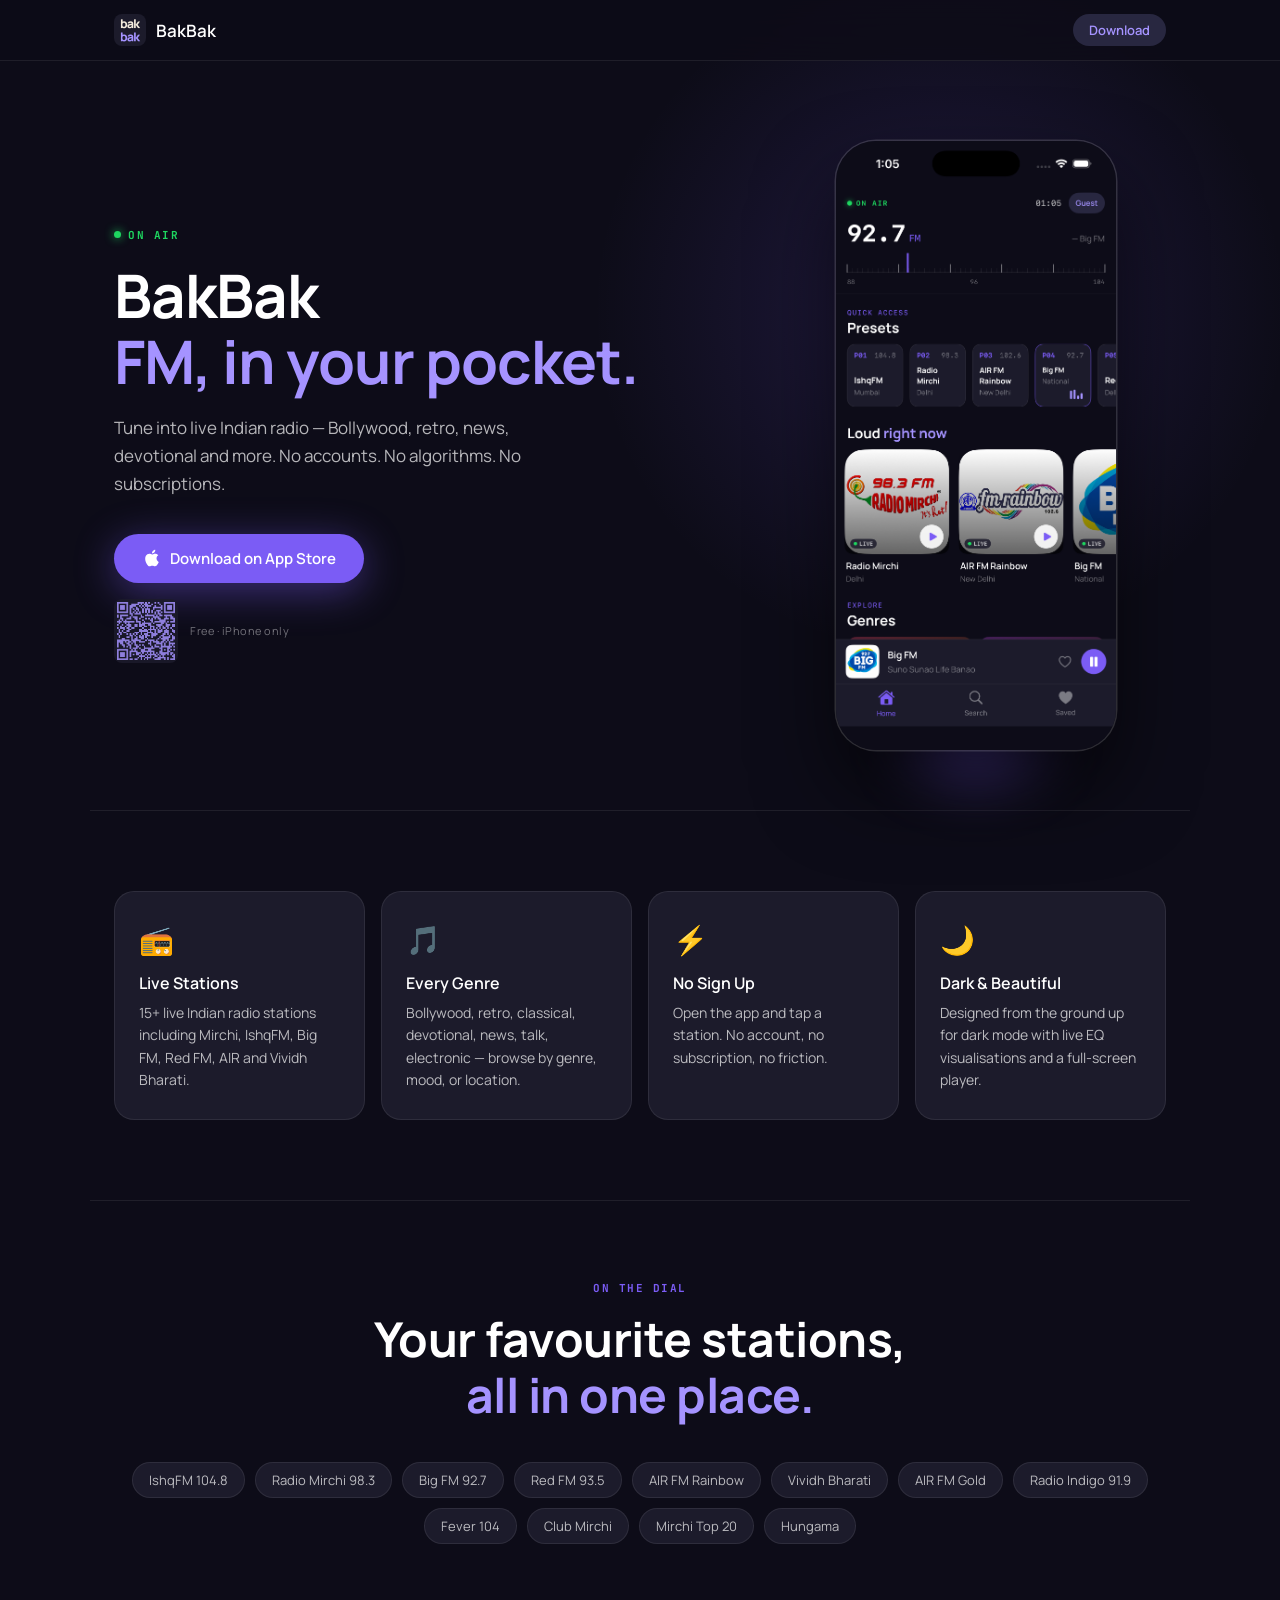
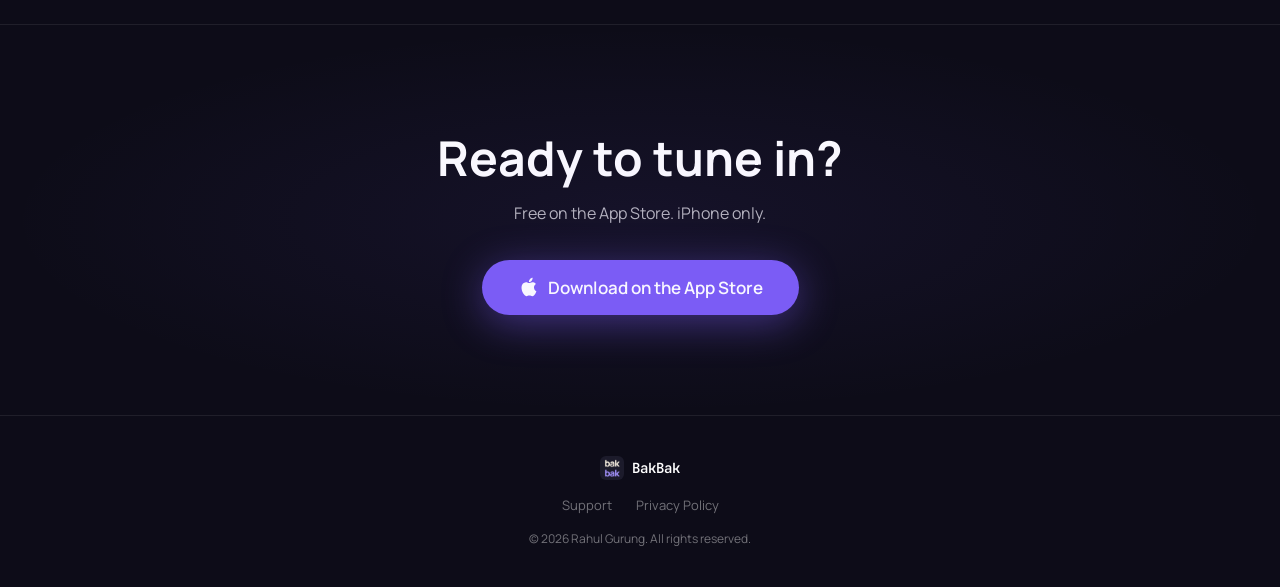
<file: index.html>
<!DOCTYPE html>
<html lang="en">
<head>
  <meta charset="UTF-8" />
  <meta name="viewport" content="width=device-width, initial-scale=1.0" />

  <!-- Primary -->
  <title>BakBak — Indian Radio FM, in Your Pocket</title>
  <meta name="description" content="Tune into India's favourite radio stations live and free on iPhone. Bollywood, retro, news, devotional and more. No sign-up. No subscription." />
  <meta name="keywords" content="Indian radio, FM radio app, Bollywood radio, Mirchi, Big FM, Red FM, IshqFM, AIR, Vividh Bharati, live radio India, free radio app iPhone" />
  <meta name="author" content="Rahul Gurung" />
  <link rel="canonical" href="https://bakbak.rahulgurung.com/" />

  <!-- Open Graph -->
  <meta property="og:type" content="website" />
  <meta property="og:url" content="https://bakbak.rahulgurung.com/" />
  <meta property="og:title" content="BakBak — Indian Radio FM, in Your Pocket" />
  <meta property="og:description" content="Tune into India's favourite radio stations live and free on iPhone. Bollywood, retro, news, devotional and more. No sign-up. No subscription." />
  <meta property="og:image" content="https://bakbak.rahulgurung.com/screenshot.png" />
  <meta property="og:image:width" content="1200" />
  <meta property="og:image:height" content="630" />
  <meta property="og:site_name" content="BakBak" />
  <meta property="og:locale" content="en_IN" />

  <!-- Twitter Card -->
  <meta name="twitter:card" content="summary_large_image" />
  <meta name="twitter:title" content="BakBak — Indian Radio FM, in Your Pocket" />
  <meta name="twitter:description" content="Tune into India's favourite radio stations live and free on iPhone. No sign-up. No subscription." />
  <meta name="twitter:image" content="https://bakbak.rahulgurung.com/screenshot.png" />

  <!-- App -->
  <meta name="apple-itunes-app" content="app-id=6771061849" />
  <meta name="mobile-web-app-capable" content="yes" />

  <!-- Robots -->
  <meta name="robots" content="index, follow" />

  <!-- Structured data -->
  <script type="application/ld+json">
  {
    "@context": "https://schema.org",
    "@type": "MobileApplication",
    "name": "BakBak",
    "description": "Tune into India's favourite radio stations live and free on iPhone. Bollywood, retro, news, devotional and more.",
    "url": "https://bakbak.rahulgurung.com/",
    "applicationCategory": "MusicApplication",
    "operatingSystem": "iOS",
    "offers": {
      "@type": "Offer",
      "price": "0",
      "priceCurrency": "INR"
    },
    "installUrl": "https://apps.apple.com/in/app/bakbak-fm-in-your-pocket/id6771061849",
    "author": {
      "@type": "Person",
      "name": "Rahul Gurung"
    }
  }
  </script>

  <link rel="icon" type="image/png" href="icon.png" />
  <link rel="apple-touch-icon" href="icon.png" />

  <link rel="preconnect" href="https://fonts.googleapis.com">
  <link rel="preconnect" href="https://fonts.gstatic.com" crossorigin>
  <link href="https://fonts.googleapis.com/css2?family=Manrope:wght@300;400;500;600;700;800&family=JetBrains+Mono:wght@400;500;700&display=swap" rel="stylesheet">
  <link rel="stylesheet" href="styles.css" />
</head>
<body>

  <!-- Nav -->
  <nav>
    <div class="nav-inner">
      <div class="nav-logo">
        <img src="icon.png" alt="BakBak" class="app-icon" />
        <span class="nav-name">BakBak</span>
      </div>
      <a href="https://apps.apple.com/in/app/bakbak-fm-in-your-pocket/id6771061849" class="btn-nav">Download</a>
    </div>
  </nav>

  <!-- Hero -->
  <section class="hero">
    <div class="hero-glow"></div>
    <div class="hero-content">
      <div class="hero-text">
        <div class="badge mono">ON AIR</div>
        <h1>BakBak<br /><span class="accent">FM, in your pocket.</span></h1>
        <p class="hero-sub">Tune into live Indian radio — Bollywood, retro, news, devotional and more. No accounts. No algorithms. No subscriptions.</p>
        <a href="https://apps.apple.com/in/app/bakbak-fm-in-your-pocket/id6771061849" class="btn-primary" id="download">
          <svg width="20" height="20" viewBox="0 0 24 24" fill="currentColor"><path d="M18.71 19.5c-.83 1.24-1.71 2.45-3.05 2.47-1.34.03-1.77-.79-3.29-.79-1.53 0-2 .77-3.27.82-1.31.05-2.3-1.32-3.14-2.53C4.25 17 2.94 12.45 4.7 9.39c.87-1.52 2.43-2.48 4.12-2.51 1.28-.02 2.5.87 3.29.87.78 0 2.26-1.07 3.8-.91.65.03 2.47.26 3.64 1.98-.09.06-2.17 1.28-2.15 3.81.03 3.02 2.65 4.03 2.68 4.04-.03.07-.42 1.44-1.38 2.83M13 3.5c.73-.83 1.94-1.46 2.94-1.5.13 1.17-.34 2.35-1.04 3.19-.69.85-1.83 1.51-2.95 1.42-.15-1.15.41-2.35 1.05-3.11z"/></svg>
          Download on App Store
        </a>
        <div class="qr-hint">
          <img src="qr.png" alt="QR code" class="qr-code" />
          <div class="qr-hint-text">
            <span>Free · iPhone only</span>
          </div>
        </div>
      </div>

      <div class="hero-phone">
        <div class="phone-frame">
          <div class="phone-notch"></div>
          <div class="phone-screen">
            <img src="screenshot.png" alt="BakBak app screenshot" />
          </div>
        </div>
        <div class="phone-glow"></div>
      </div>
    </div>
  </section>

  <!-- Features -->
  <section class="features">
    <div class="features-grid">
      <div class="feature-card">
        <div class="feature-icon">📻</div>
        <h3>Live Stations</h3>
        <p>15+ live Indian radio stations including Mirchi, IshqFM, Big FM, Red FM, AIR and Vividh Bharati.</p>
      </div>
      <div class="feature-card">
        <div class="feature-icon">🎵</div>
        <h3>Every Genre</h3>
        <p>Bollywood, retro, classical, devotional, news, talk, electronic — browse by genre, mood, or location.</p>
      </div>
      <div class="feature-card">
        <div class="feature-icon">⚡</div>
        <h3>No Sign Up</h3>
        <p>Open the app and tap a station. No account, no subscription, no friction.</p>
      </div>
      <div class="feature-card">
        <div class="feature-icon">🌙</div>
        <h3>Dark & Beautiful</h3>
        <p>Designed from the ground up for dark mode with live EQ visualisations and a full-screen player.</p>
      </div>
    </div>
  </section>

  <!-- Stations -->
  <section class="stations">
    <p class="section-eyebrow mono">ON THE DIAL</p>
    <h2>Your favourite stations,<br /><span class="accent">all in one place.</span></h2>
    <div class="station-chips">
      <span class="chip">IshqFM 104.8</span>
      <span class="chip">Radio Mirchi 98.3</span>
      <span class="chip">Big FM 92.7</span>
      <span class="chip">Red FM 93.5</span>
      <span class="chip">AIR FM Rainbow</span>
      <span class="chip">Vividh Bharati</span>
      <span class="chip">AIR FM Gold</span>
      <span class="chip">Radio Indigo 91.9</span>
      <span class="chip">Fever 104</span>
      <span class="chip">Club Mirchi</span>
      <span class="chip">Mirchi Top 20</span>
      <span class="chip">Hungama</span>
    </div>
  </section>

  <!-- CTA -->
  <section class="cta">
    <h2>Ready to tune in?</h2>
    <p>Free on the App Store. iPhone only.</p>
    <a href="https://apps.apple.com/in/app/bakbak-fm-in-your-pocket/id6771061849" class="btn-primary large">
      <svg width="22" height="22" viewBox="0 0 24 24" fill="currentColor"><path d="M18.71 19.5c-.83 1.24-1.71 2.45-3.05 2.47-1.34.03-1.77-.79-3.29-.79-1.53 0-2 .77-3.27.82-1.31.05-2.3-1.32-3.14-2.53C4.25 17 2.94 12.45 4.7 9.39c.87-1.52 2.43-2.48 4.12-2.51 1.28-.02 2.5.87 3.29.87.78 0 2.26-1.07 3.8-.91.65.03 2.47.26 3.64 1.98-.09.06-2.17 1.28-2.15 3.81.03 3.02 2.65 4.03 2.68 4.04-.03.07-.42 1.44-1.38 2.83M13 3.5c.73-.83 1.94-1.46 2.94-1.5.13 1.17-.34 2.35-1.04 3.19-.69.85-1.83 1.51-2.95 1.42-.15-1.15.41-2.35 1.05-3.11z"/></svg>
      Download on the App Store
    </a>
  </section>

  <!-- Footer -->
  <footer>
    <div class="footer-inner">
      <div class="footer-logo">
        <img src="icon.png" alt="BakBak" class="app-icon small" />
        <span class="mono">BakBak</span>
      </div>
      <div class="footer-links">
        <a href="https://github.com/rahgurung/bakbak/issues">Support</a>
        <a href="privacy.html">Privacy Policy</a>
      </div>
      <p class="footer-copy">© 2026 Rahul Gurung. All rights reserved.</p>
    </div>
  </footer>

</body>
</html>
</file>
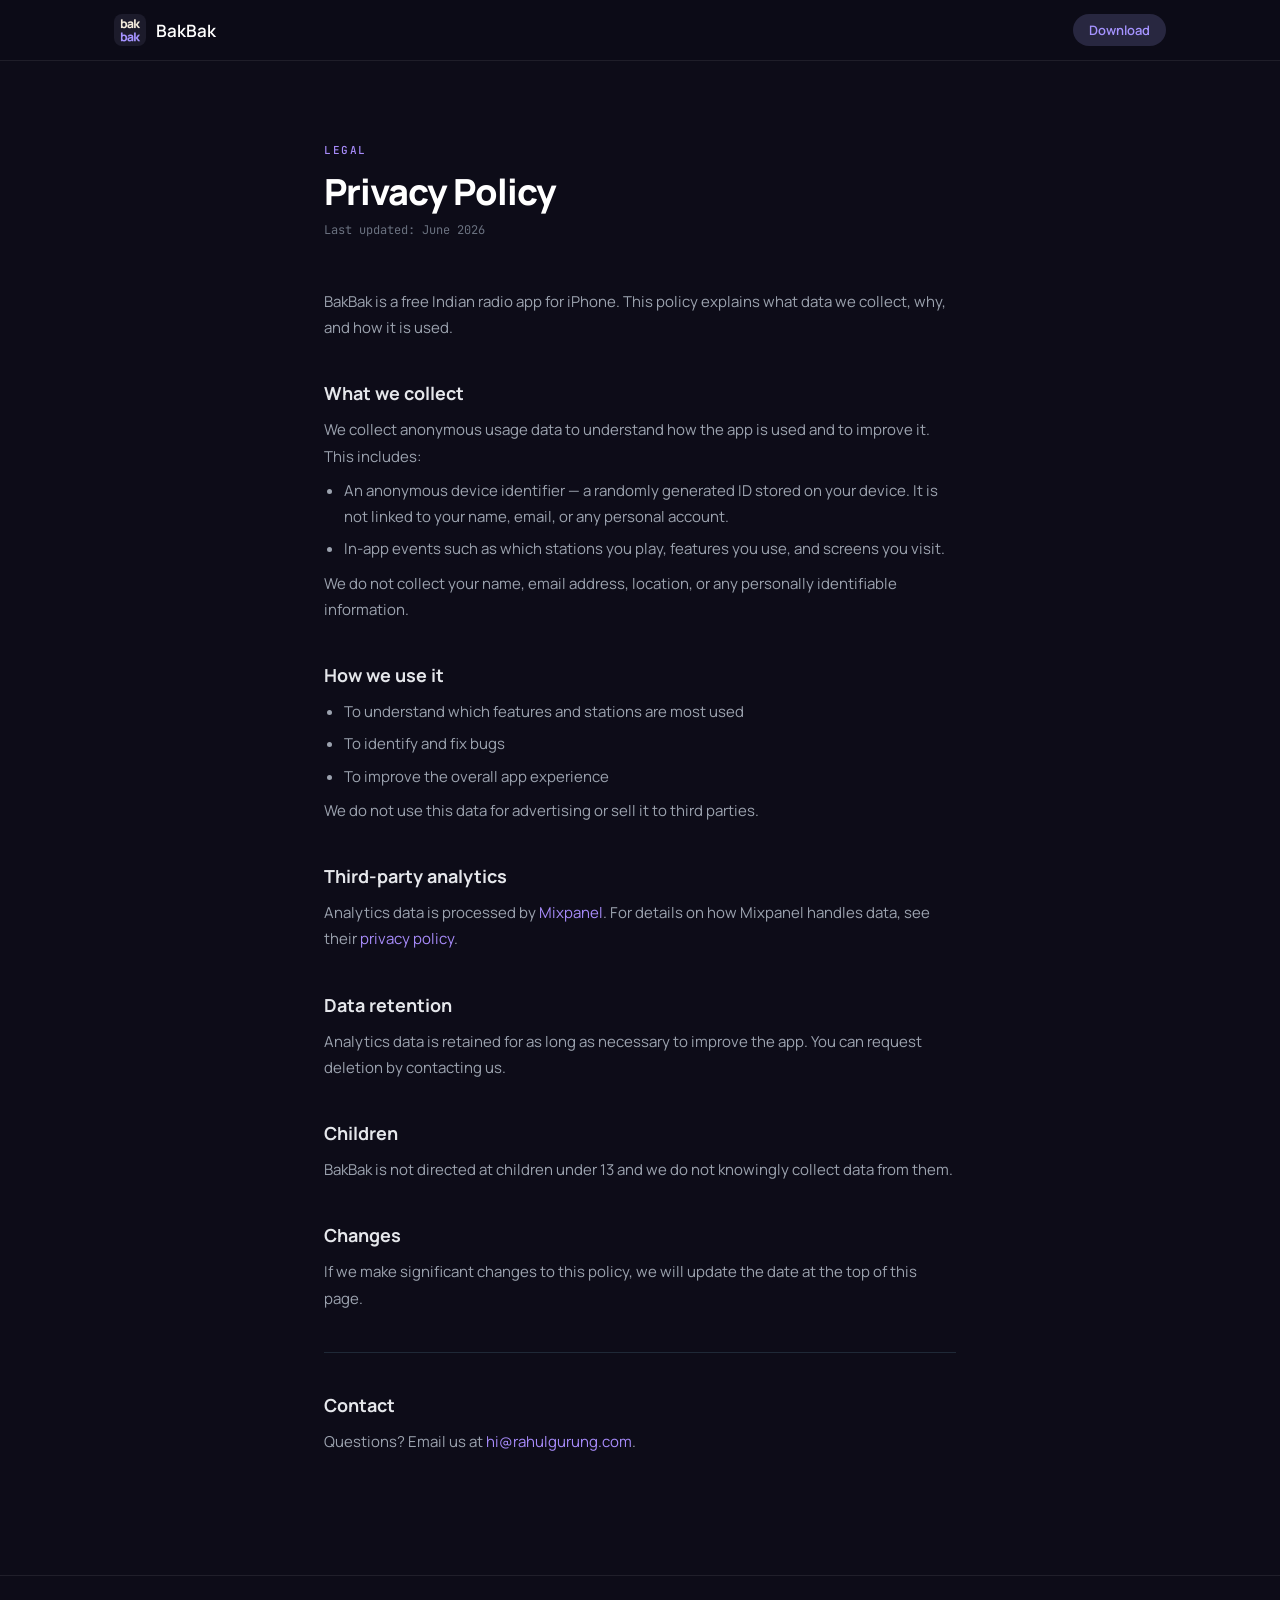
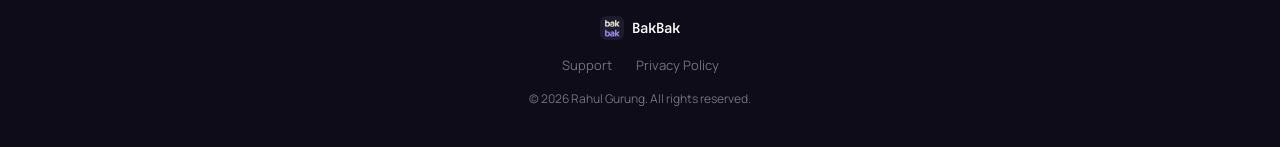
<file: privacy.html>
<!DOCTYPE html>
<html lang="en">
<head>
  <meta charset="UTF-8" />
  <meta name="viewport" content="width=device-width, initial-scale=1.0" />
  <title>Privacy Policy — BakBak</title>
  <meta name="description" content="Privacy policy for BakBak — Indian Radio FM app." />
  <link rel="canonical" href="https://bakbak.rahulgurung.com/privacy" />
  <meta name="robots" content="index, follow" />
  <link rel="icon" type="image/png" href="icon.png" />
  <link rel="apple-touch-icon" href="icon.png" />
  <link rel="preconnect" href="https://fonts.googleapis.com">
  <link rel="preconnect" href="https://fonts.gstatic.com" crossorigin>
  <link href="https://fonts.googleapis.com/css2?family=Manrope:wght@300;400;500;600;700;800&family=JetBrains+Mono:wght@400;500;700&display=swap" rel="stylesheet">
  <link rel="stylesheet" href="styles.css" />
  <style>
    .privacy-wrap {
      max-width: 680px;
      margin: 0 auto;
      padding: 80px 24px 120px;
    }
    .privacy-wrap .eyebrow {
      font-family: 'JetBrains Mono', monospace;
      font-size: 11px;
      font-weight: 500;
      letter-spacing: 1.5px;
      color: var(--accent, #a78bfa);
      text-transform: uppercase;
      margin-bottom: 12px;
    }
    .privacy-wrap h1 {
      font-size: 36px;
      font-weight: 800;
      color: #fff;
      margin-bottom: 8px;
    }
    .privacy-wrap .updated {
      font-family: 'JetBrains Mono', monospace;
      font-size: 12px;
      color: #6b7280;
      margin-bottom: 48px;
    }
    .privacy-wrap h2 {
      font-size: 18px;
      font-weight: 700;
      color: #e5e7eb;
      margin: 40px 0 12px;
    }
    .privacy-wrap p, .privacy-wrap li {
      font-size: 15px;
      line-height: 1.75;
      color: #9ca3af;
    }
    .privacy-wrap ul {
      padding-left: 20px;
      margin: 8px 0;
    }
    .privacy-wrap li {
      margin-bottom: 6px;
    }
    .privacy-wrap a {
      color: var(--accent, #a78bfa);
      text-decoration: none;
    }
    .privacy-wrap a:hover {
      text-decoration: underline;
    }
    .divider {
      border: none;
      border-top: 1px solid #1f2937;
      margin: 40px 0;
    }
  </style>
</head>
<body>

  <!-- Nav -->
  <nav>
    <div class="nav-inner">
      <div class="nav-logo">
        <img src="icon.png" alt="BakBak" class="app-icon" />
        <span class="nav-name">BakBak</span>
      </div>
      <a href="https://apps.apple.com/in/app/bakbak-fm-in-your-pocket/id6771061849" class="btn-nav">Download</a>
    </div>
  </nav>

  <div class="privacy-wrap">
    <p class="eyebrow">Legal</p>
    <h1>Privacy Policy</h1>
    <p class="updated">Last updated: June 2026</p>

    <p>BakBak is a free Indian radio app for iPhone. This policy explains what data we collect, why, and how it is used.</p>

    <h2>What we collect</h2>
    <p>We collect anonymous usage data to understand how the app is used and to improve it. This includes:</p>
    <ul>
      <li>An anonymous device identifier — a randomly generated ID stored on your device. It is not linked to your name, email, or any personal account.</li>
      <li>In-app events such as which stations you play, features you use, and screens you visit.</li>
    </ul>
    <p>We do not collect your name, email address, location, or any personally identifiable information.</p>

    <h2>How we use it</h2>
    <ul>
      <li>To understand which features and stations are most used</li>
      <li>To identify and fix bugs</li>
      <li>To improve the overall app experience</li>
    </ul>
    <p>We do not use this data for advertising or sell it to third parties.</p>

    <h2>Third-party analytics</h2>
    <p>Analytics data is processed by <a href="https://mixpanel.com" target="_blank" rel="noopener">Mixpanel</a>. For details on how Mixpanel handles data, see their <a href="https://mixpanel.com/legal/privacy-policy" target="_blank" rel="noopener">privacy policy</a>.</p>

    <h2>Data retention</h2>
    <p>Analytics data is retained for as long as necessary to improve the app. You can request deletion by contacting us.</p>

    <h2>Children</h2>
    <p>BakBak is not directed at children under 13 and we do not knowingly collect data from them.</p>

    <h2>Changes</h2>
    <p>If we make significant changes to this policy, we will update the date at the top of this page.</p>

    <hr class="divider" />

    <h2>Contact</h2>
    <p>Questions? Email us at <span id="em"></span><noscript>hi [at] rahulgurung [dot] com</noscript>.</p>
    <script>
      var u = 'hi', d = 'rahulgurung.com';
      var el = document.getElementById('em');
      el.innerHTML = '<a href="mailto:' + u + '@' + d + '">' + u + '@' + d + '</a>';
    </script>
  </div>

  <!-- Footer -->
  <footer>
    <div class="footer-inner">
      <div class="footer-logo">
        <img src="icon.png" alt="BakBak" class="app-icon small" />
        <span class="mono">BakBak</span>
      </div>
      <div class="footer-links">
        <a href="https://github.com/rahgurung/bakbak/issues">Support</a>
        <a href="privacy.html">Privacy Policy</a>
      </div>
      <p class="footer-copy">© 2026 Rahul Gurung. All rights reserved.</p>
    </div>
  </footer>

</body>
</html>
</file>
<file: styles.css>
/* Design tokens from BakBak app */
:root {
  --bb-bg:         #0D0C18;
  --bb-surface:    #1C1B2B;
  --bb-surface-el: #282740;
  --bb-accent:     #7B5CF5;
  --bb-accent-hi:  #A593FF;
  --bb-live-green: #1ED760;
  --fg1: #FFFFFF;
  --fg2: rgba(255,255,255,0.70);
  --fg3: rgba(255,255,255,0.42);
  --hairline: rgba(255,255,255,0.08);
}

*, *::before, *::after { box-sizing: border-box; margin: 0; padding: 0; }
html { scroll-behavior: smooth; }

body {
  background: var(--bb-bg);
  color: var(--fg1);
  font-family: 'Manrope', -apple-system, BlinkMacSystemFont, sans-serif;
  -webkit-font-smoothing: antialiased;
  overflow-x: hidden;
}

.mono { font-family: 'JetBrains Mono', 'SF Mono', monospace; }
.accent { color: var(--bb-accent-hi); }

/* Nav */
nav {
  position: sticky;
  top: 0;
  z-index: 100;
  background: rgba(13, 12, 24, 0.85);
  backdrop-filter: blur(20px);
  border-bottom: 1px solid var(--hairline);
}

.nav-inner {
  max-width: 1100px;
  margin: 0 auto;
  padding: 14px 24px;
  display: flex;
  align-items: center;
  justify-content: space-between;
}

.nav-logo {
  display: flex;
  align-items: center;
  gap: 10px;
  font-weight: 600;
  font-size: 17px;
}

.app-icon { width: 32px; height: 32px; border-radius: 8px; }
.app-icon.small { width: 24px; height: 24px; border-radius: 6px; }

.btn-nav {
  background: var(--bb-surface-el);
  color: var(--bb-accent-hi);
  text-decoration: none;
  font-size: 13px;
  font-weight: 600;
  padding: 7px 16px;
  border-radius: 999px;
  transition: background 0.2s;
}
.btn-nav:hover { background: var(--bb-accent); color: #fff; }

/* Hero */
.hero {
  position: relative;
  max-width: 1100px;
  margin: 0 auto;
  padding: 80px 24px 60px;
}

.hero-glow {
  position: absolute;
  top: -100px;
  right: -100px;
  width: 700px;
  height: 700px;
  background: radial-gradient(circle, rgba(123,92,245,0.18) 0%, transparent 70%);
  pointer-events: none;
}

.hero-content {
  display: grid;
  grid-template-columns: 1fr 380px;
  gap: 60px;
  align-items: center;
}

.hero-text {
  display: flex;
  flex-direction: column;
  align-items: flex-start;
}

.badge {
  display: inline-flex;
  align-items: center;
  gap: 7px;
  font-size: 11px;
  font-weight: 700;
  letter-spacing: 1.5px;
  color: var(--bb-live-green);
  margin-bottom: 20px;
}
.badge::before {
  content: '';
  display: inline-block;
  width: 7px; height: 7px;
  border-radius: 50%;
  background: var(--bb-live-green);
  box-shadow: 0 0 10px var(--bb-live-green);
  animation: pulse 2s infinite;
}

@keyframes pulse {
  0%, 100% { opacity: 1; box-shadow: 0 0 10px var(--bb-live-green); }
  50% { opacity: 0.6; box-shadow: 0 0 4px var(--bb-live-green); }
}

h1 {
  font-size: clamp(36px, 5vw, 60px);
  font-weight: 700;
  line-height: 1.1;
  letter-spacing: -1px;
  margin-bottom: 20px;
}

.hero-sub {
  font-size: 17px;
  color: var(--fg2);
  max-width: 480px;
  margin-bottom: 36px;
  line-height: 1.65;
}

.btn-primary {
  display: inline-flex;
  align-items: center;
  gap: 8px;
  background: var(--bb-accent);
  color: #fff;
  text-decoration: none;
  font-size: 15px;
  font-weight: 600;
  padding: 14px 28px;
  border-radius: 999px;
  transition: opacity 0.2s, transform 0.15s;
  box-shadow: 0 8px 40px rgba(123,92,245,0.45);
}
.btn-primary:hover { opacity: 0.88; transform: translateY(-2px); }
.btn-primary.large { font-size: 17px; padding: 16px 36px; }

.qr-hint {
  display: flex;
  align-items: center;
  gap: 12px;
  margin-top: 16px;
}

.qr-code {
  width: 64px;
  height: 64px;
  border-radius: 8px;
  display: block;
  flex-shrink: 0;
  opacity: 0.85;
}

.qr-hint-text {
  display: flex;
  flex-direction: column;
  gap: 3px;
}

.qr-hint-text span:first-child {
  font-size: 13px;
  color: var(--fg2);
}

.qr-hint-text span:last-child {
  font-size: 11px;
  color: var(--fg3);
  letter-spacing: 0.5px;
}

/* iPhone mockup */
.hero-phone {
  position: relative;
  display: flex;
  justify-content: center;
}

.phone-frame {
  position: relative;
  width: 280px;
  border-radius: 40px;
  overflow: hidden;
  box-shadow:
    0 0 0 1.5px rgba(255,255,255,0.15),
    0 40px 80px rgba(0,0,0,0.6);
  z-index: 2;
  line-height: 0;
}

.phone-notch { display: none; }

.phone-screen {
  line-height: 0;
}

.phone-screen img {
  width: 100%;
  display: block;
}

.phone-glow {
  position: absolute;
  bottom: -60px;
  left: 50%;
  transform: translateX(-50%);
  width: 200px;
  height: 120px;
  background: radial-gradient(ellipse, rgba(123,92,245,0.5) 0%, transparent 70%);
  filter: blur(20px);
  z-index: 1;
}

/* Features */
.features {
  max-width: 1100px;
  margin: 0 auto;
  padding: 80px 24px;
  border-top: 1px solid var(--hairline);
}

.features-grid {
  display: grid;
  grid-template-columns: repeat(auto-fit, minmax(220px, 1fr));
  gap: 16px;
}

.feature-card {
  background: var(--bb-surface);
  border: 1px solid var(--hairline);
  border-radius: 20px;
  padding: 28px 24px;
  transition: border-color 0.2s, transform 0.2s;
}
.feature-card:hover {
  border-color: rgba(123,92,245,0.4);
  transform: translateY(-3px);
}

.feature-icon { font-size: 28px; margin-bottom: 14px; }
.feature-card h3 { font-size: 16px; font-weight: 600; margin-bottom: 8px; }
.feature-card p { font-size: 14px; color: var(--fg2); line-height: 1.6; }

/* Stations */
.stations {
  max-width: 1100px;
  margin: 0 auto;
  padding: 80px 24px;
  border-top: 1px solid var(--hairline);
  text-align: center;
}

.section-eyebrow {
  font-size: 11px;
  font-weight: 700;
  letter-spacing: 1.5px;
  color: var(--bb-accent);
  margin-bottom: 16px;
}

.stations h2 {
  font-size: clamp(28px, 4vw, 48px);
  font-weight: 700;
  line-height: 1.15;
  letter-spacing: -0.5px;
  margin-bottom: 40px;
}

.station-chips {
  display: flex;
  flex-wrap: wrap;
  gap: 10px;
  justify-content: center;
}

.chip {
  background: var(--bb-surface);
  border: 1px solid var(--hairline);
  color: var(--fg2);
  font-size: 13px;
  padding: 8px 16px;
  border-radius: 999px;
  transition: border-color 0.2s, color 0.2s;
}
.chip:hover { border-color: var(--bb-accent); color: var(--fg1); }

/* CTA */
.cta {
  text-align: center;
  padding: 100px 24px;
  border-top: 1px solid var(--hairline);
  position: relative;
}
.cta::before {
  content: '';
  position: absolute;
  inset: 0;
  background: radial-gradient(ellipse at center, rgba(123,92,245,0.08) 0%, transparent 70%);
  pointer-events: none;
}

.cta h2 {
  font-size: clamp(28px, 5vw, 48px);
  font-weight: 700;
  margin-bottom: 12px;
}
.cta p { color: var(--fg2); font-size: 16px; margin-bottom: 36px; }

/* Footer */
footer {
  border-top: 1px solid var(--hairline);
  padding: 40px 24px;
}

.footer-inner {
  max-width: 1100px;
  margin: 0 auto;
  display: flex;
  flex-direction: column;
  align-items: center;
  gap: 16px;
  text-align: center;
}

.footer-logo {
  display: flex;
  align-items: center;
  gap: 8px;
  font-size: 14px;
  font-weight: 600;
}

.footer-links { display: flex; gap: 24px; }
.footer-links a {
  color: var(--fg3);
  text-decoration: none;
  font-size: 13px;
  transition: color 0.2s;
}
.footer-links a:hover { color: var(--fg1); }
.footer-copy { color: var(--fg3); font-size: 12px; }

/* Responsive */
@media (max-width: 768px) {
  .hero { padding: 48px 20px 40px; }
  .hero-content {
    grid-template-columns: 1fr;
    text-align: center;
    gap: 0;
  }
  .hero-text { align-items: center; width: 100%; }
  .hero-sub { max-width: 100%; font-size: 15px; }
  .hero-phone { margin-top: 40px; }
  .phone-frame { width: 200px; }
  .hero-glow { display: none; }
  .qr-hint { display: none; }
  .btn-primary { width: 100%; justify-content: center; }
  .btn-primary.large { width: auto; }
  .features, .stations, .cta { padding: 48px 20px; }
  .features-grid { grid-template-columns: 1fr 1fr; gap: 12px; }
  .feature-card { padding: 20px 16px; }
  .nav-inner { padding: 12px 16px; }
  .footer-links { flex-wrap: wrap; justify-content: center; }
}

@media (max-width: 480px) {
  .features-grid { grid-template-columns: 1fr; }
  h1 { font-size: clamp(32px, 9vw, 42px); }
}
</file>
